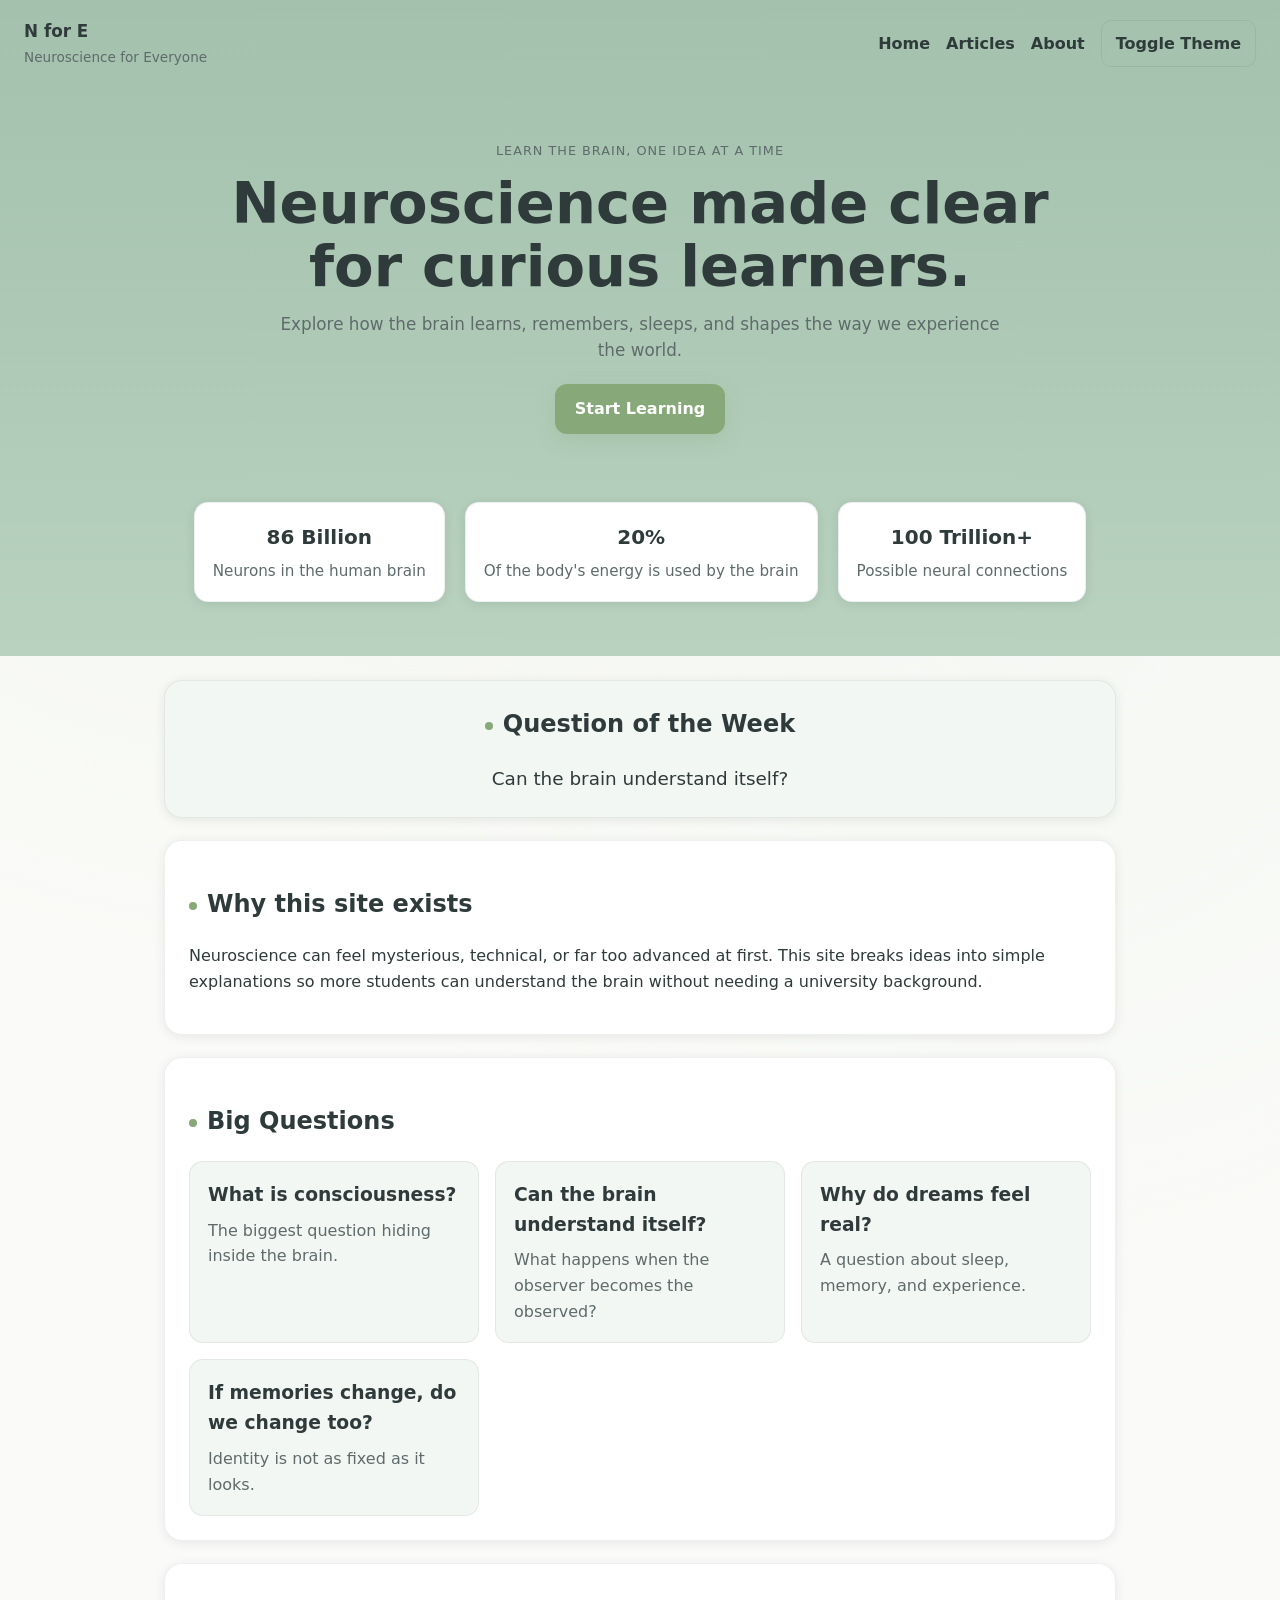
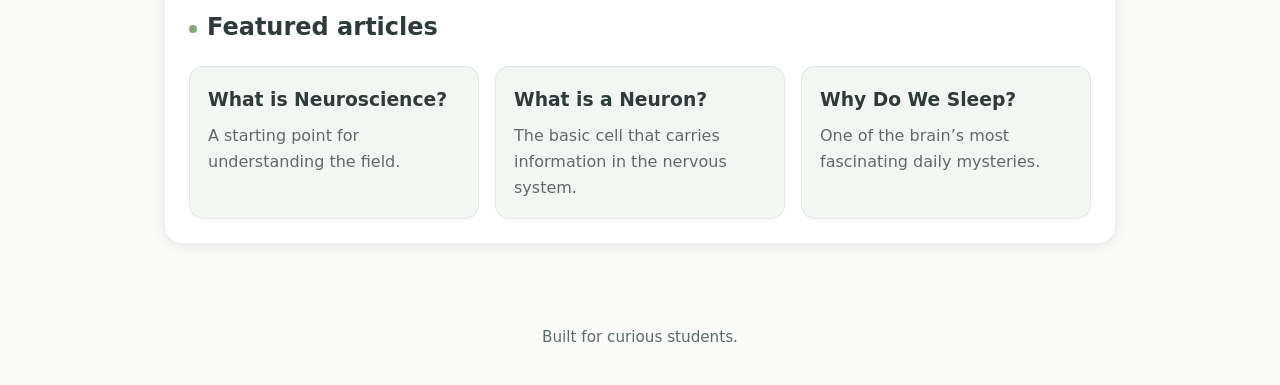
<file: index.html>
<!DOCTYPE html>
<html lang="en">
<head>
    <meta charset="UTF-8">
    <meta name="viewport" content="width=device-width, initial-scale=1.0">
    <title>N for E | Neuroscience for Everyone</title>
    <link rel="stylesheet" href="style.css">
    <script src="script.js" defer></script>
</head>
<body>

    <header class="hero">
        <nav class="nav">
            <div class="logo">
                <span class="logo-mark">N for E</span>
                <span class="logo-sub">Neuroscience for Everyone</span>
            </div>

            <div class="nav-links">
                <a href="index.html">Home</a>
                <a href="articles.html">Articles</a>
                <a href="about.html">About</a>
                 <script src="script.js"></script>
<button class="theme-button" onclick="toggleTheme()">
    Toggle Theme
</button>

<script src="script.js"></script>
        </nav>

        <div class="hero-content">
            <p class="eyebrow">Learn the brain, one idea at a time</p>
            <h1>Neuroscience made clear for curious learners.</h1>
            <p class="hero-text">
                Explore how the brain learns, remembers, sleeps, and shapes the way we experience the world.
            </p>
            <a class="button" href="articles.html">Start Learning</a>
        </div>

        <div class="stats container">
            <div class="stat">
                <h3>86 Billion</h3>
                <p>Neurons in the human brain</p>
            </div>

            <div class="stat">
                <h3>20%</h3>
                <p>Of the body's energy is used by the brain</p>
            </div>

            <div class="stat">
                <h3>100 Trillion+</h3>
                <p>Possible neural connections</p>
            </div>
        </div>
    </header>

    <main class="container">

        <section class="card question-banner">
            <h2>Question of the Week</h2>
            <p>Can the brain understand itself?</p>
        </section>

        <section class="card">
            <h2>Why this site exists</h2>
            <p>
                Neuroscience can feel mysterious, technical, or far too advanced at first.
                This site breaks ideas into simple explanations so more students can understand the brain without needing a university background.
            </p>
        </section>

        <section class="card">
            <h2>Big Questions</h2>
            <div class="grid">
                <div class="topic-card">
                    <h3>What is consciousness?</h3>
                    <p>The biggest question hiding inside the brain.</p>
                </div>

                <div class="topic-card">
                    <h3>Can the brain understand itself?</h3>
                    <p>What happens when the observer becomes the observed?</p>
                </div>

                <div class="topic-card">
                    <h3>Why do dreams feel real?</h3>
                    <p>A question about sleep, memory, and experience.</p>
                </div>

                <div class="topic-card">
                    <h3>If memories change, do we change too?</h3>
                    <p>Identity is not as fixed as it looks.</p>
                </div>
            </div>
        </section>

        <section class="card">
            <h2>Featured articles</h2>
            <div class="grid">
                <a class="topic-card" href="what-is-neuroscience.html">
                    <h3>What is Neuroscience?</h3>
                    <p>A starting point for understanding the field.</p>
                </a>

                <a class="topic-card" href="what-is-a-neuron.html">
                    <h3>What is a Neuron?</h3>
                    <p>The basic cell that carries information in the nervous system.</p>
                </a>

                <a class="topic-card" href="why-do-we-sleep.html">
                    <h3>Why Do We Sleep?</h3>
                    <p>One of the brain’s most fascinating daily mysteries.</p>
                </a>
            </div>
        </section>

    </main>

    <footer class="footer">
        <p>Built for curious students.</p>
    </footer>

</body>
</html>
</file>
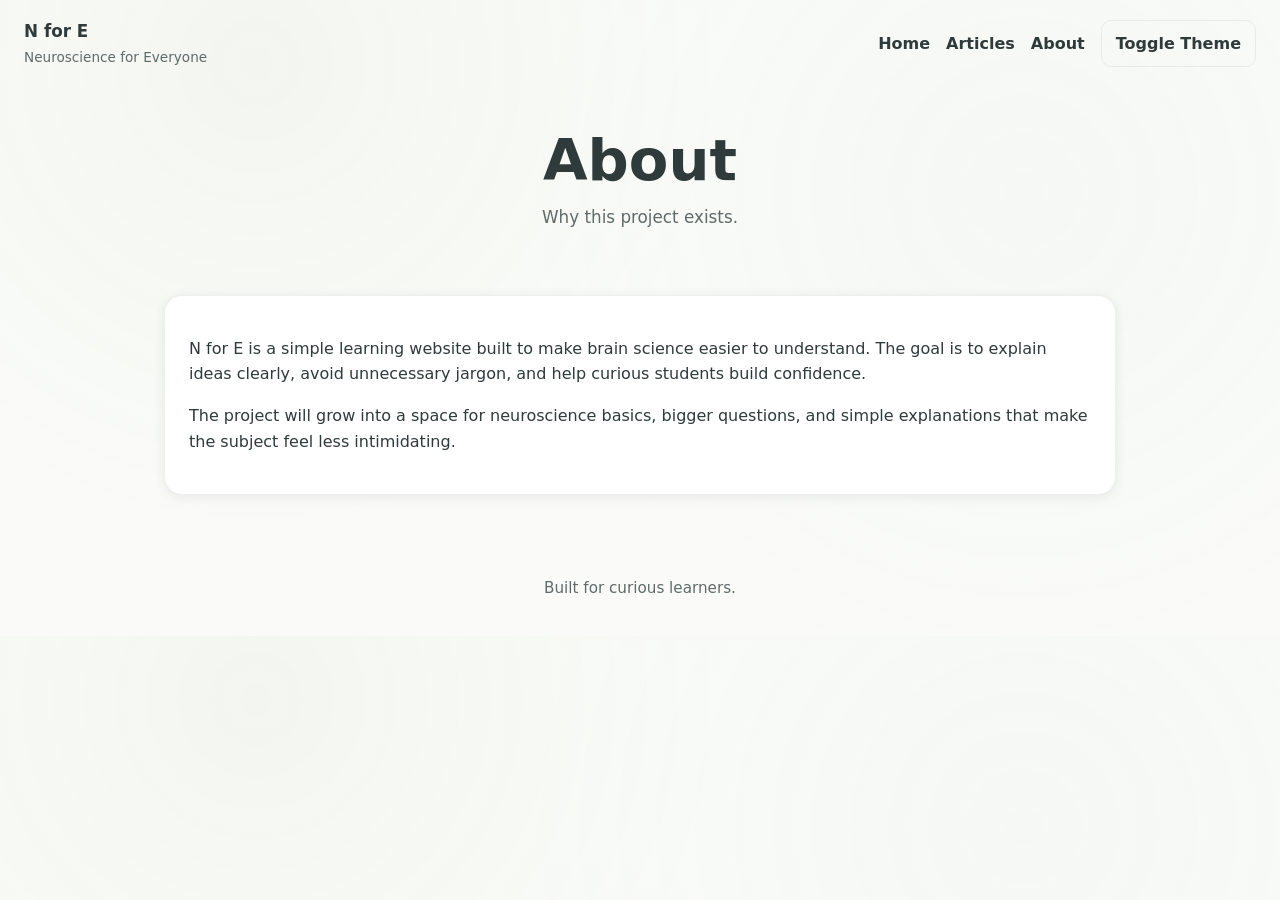
<file: about.html>
<!DOCTYPE html>
<html lang="en">
<head>
    <meta charset="UTF-8">
    <meta name="viewport" content="width=device-width, initial-scale=1.0">
    <title>About | N for E</title>
    <link rel="stylesheet" href="style.css">
    <script src="script.js" defer></script>
</head>
<body>

    <header class="page-header">
        <nav class="nav">
            <div class="logo">
                <span class="logo-mark">N for E</span>
                <span class="logo-sub">Neuroscience for Everyone</span>
            </div>

            <div class="nav-links">
                <a href="index.html">Home</a>
                <a href="articles.html">Articles</a>
                <a href="about.html">About</a>
<button class="theme-button" onclick="toggleTheme()">
    Toggle Theme
</button>

<script src="script.js"></script>
        </nav>

        <div class="page-title">
            <h1>About</h1>
            <p>Why this project exists.</p>
        </div>
    </header>

    <main class="container">
        <section class="card article">
            <p>
                N for E is a simple learning website built to make brain science easier to understand.
                The goal is to explain ideas clearly, avoid unnecessary jargon, and help curious students build confidence.
            </p>

            <p>
                The project will grow into a space for neuroscience basics, bigger questions, and simple explanations that make the subject feel less intimidating.
            </p>
        </section>
    </main>

    <footer class="footer">
        <p>Built for curious learners.</p>
    </footer>

</body>
</html>
</file>
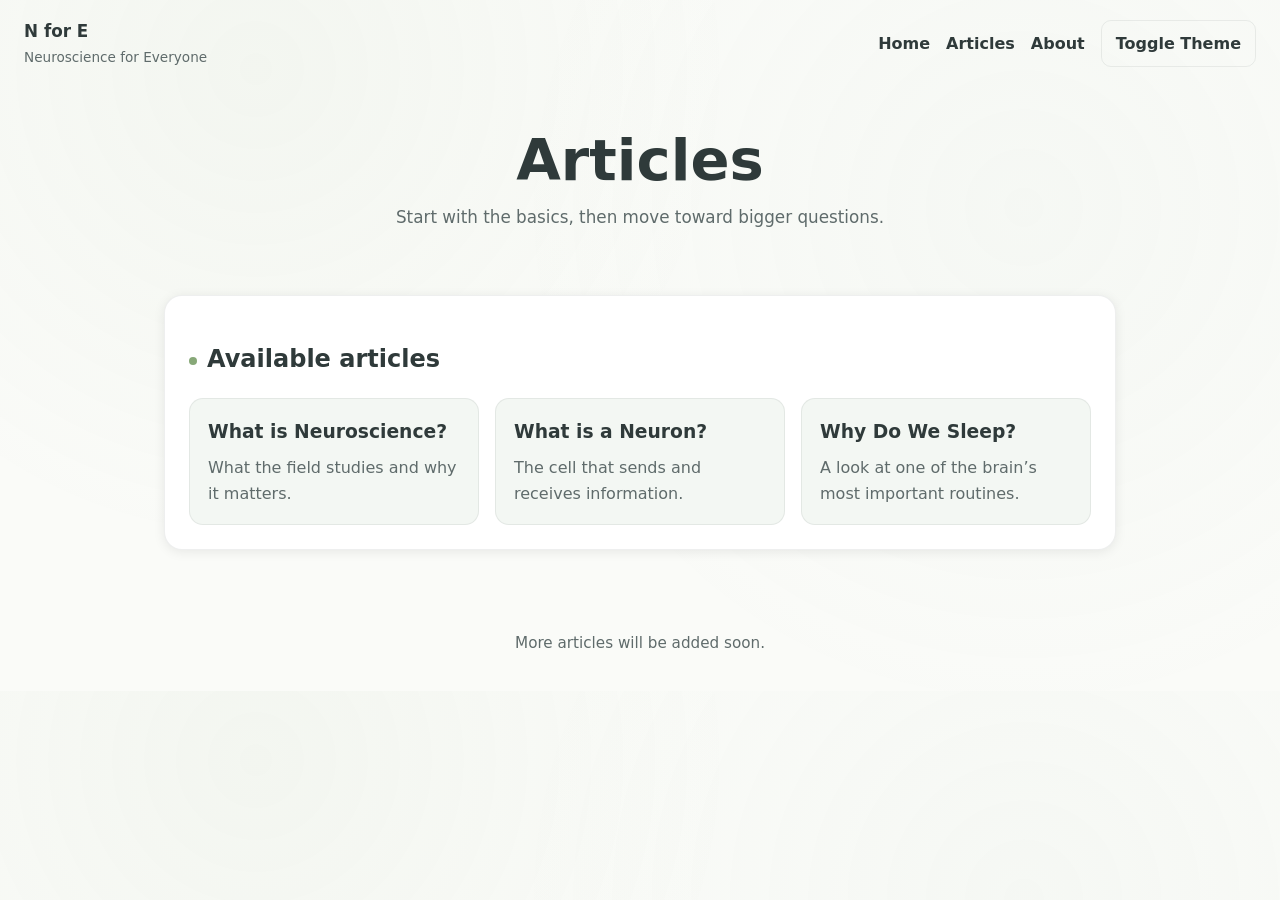
<file: articles.html>
<!DOCTYPE html>
<html lang="en">
<head>
    <meta charset="UTF-8">
    <meta name="viewport" content="width=device-width, initial-scale=1.0">
    <title>Articles | N for E</title>
    <link rel="stylesheet" href="style.css">
    <script src="script.js" defer></script>
</head>
<body>

    <header class="page-header">
        <nav class="nav">
            <div class="logo">
                <span class="logo-mark">N for E</span>
                <span class="logo-sub">Neuroscience for Everyone</span>
            </div>

            <div class="nav-links">
                <a href="index.html">Home</a>
                <a href="articles.html">Articles</a>
                <a href="about.html">About</a>
                 <script src="script.js"></script>
<button class="theme-button" onclick="toggleTheme()">
    Toggle Theme
</button>

<script src="script.js"></script>
        </nav>

        <div class="page-title">
            <h1>Articles</h1>
            <p>Start with the basics, then move toward bigger questions.</p>
        </div>
    </header>

    <main class="container">
        <section class="card">
            <h2>Available articles</h2>

            <div class="grid">
                <a class="topic-card" href="what-is-neuroscience.html">
                    <h3>What is Neuroscience?</h3>
                    <p>What the field studies and why it matters.</p>
                </a>

                <a class="topic-card" href="what-is-a-neuron.html">
                    <h3>What is a Neuron?</h3>
                    <p>The cell that sends and receives information.</p>
                </a>

                <a class="topic-card" href="why-do-we-sleep.html">
                    <h3>Why Do We Sleep?</h3>
                    <p>A look at one of the brain’s most important routines.</p>
                </a>
            </div>
        </section>
    </main>

    <footer class="footer">
        <p>More articles will be added soon.</p>
    </footer>

</body>
</html>
</file>
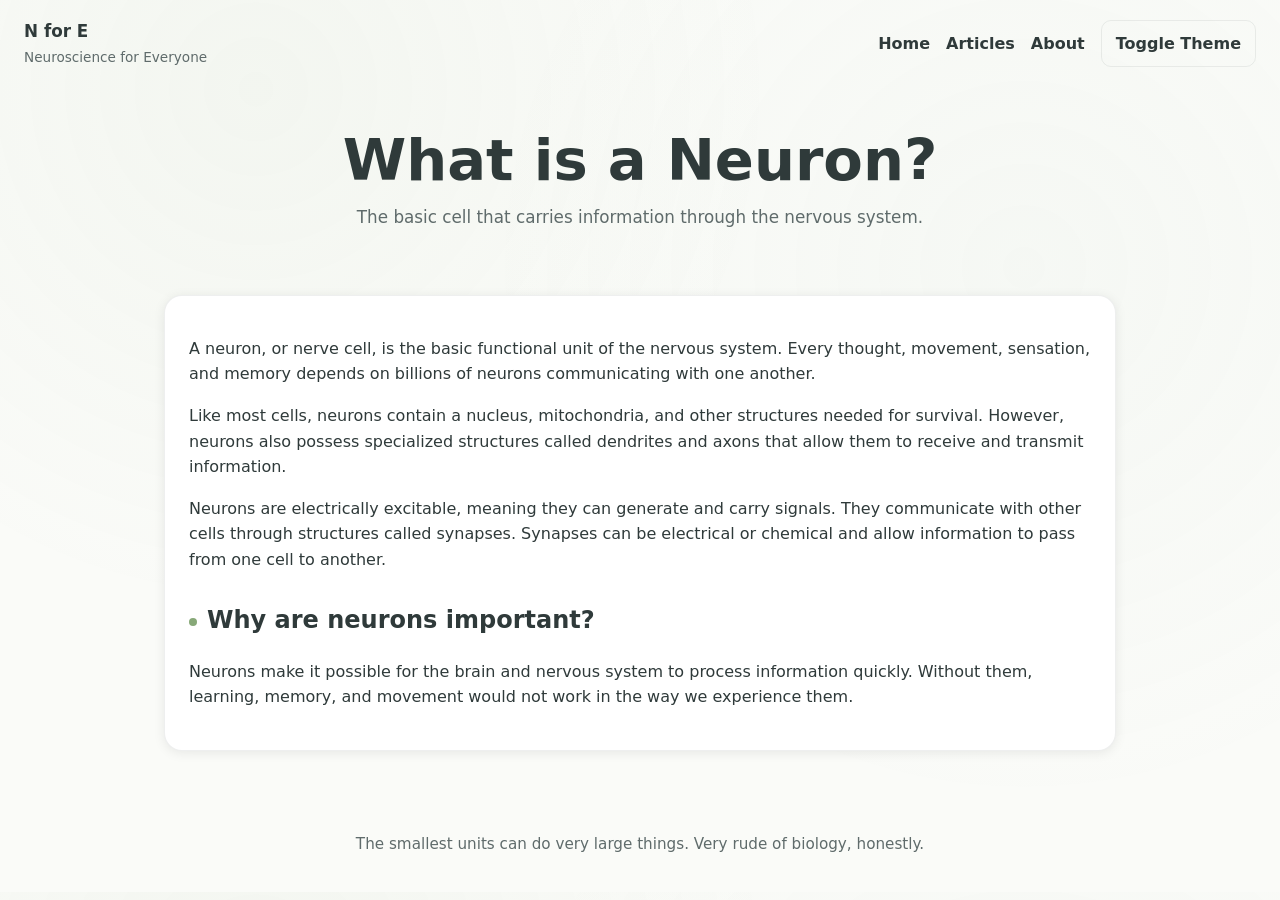
<file: what-is-a-neuron.html>
<!DOCTYPE html>
<html lang="en">
<head>
    <meta charset="UTF-8">
    <meta name="viewport" content="width=device-width, initial-scale=1.0">
    <title>What is a Neuron? | N for E</title>
    <link rel="stylesheet" href="style.css">
    <script src="script.js" defer></script>
</head>
<body>

    <header class="page-header">
        <nav class="nav">
            <div class="logo">
                <span class="logo-mark">N for E</span>
                <span class="logo-sub">Neuroscience for Everyone</span>
            </div>

            <div class="nav-links">
                <a href="index.html">Home</a>
                <a href="articles.html">Articles</a>
                <a href="about.html">About</a>
                 <script src="script.js"></script>
<button class="theme-button" onclick="toggleTheme()">
    Toggle Theme
</button>

<script src="script.js"></script>
        </nav>

        <div class="page-title">
            <h1>What is a Neuron?</h1>
            <p>The basic cell that carries information through the nervous system.</p>
        </div>
    </header>

    <main class="container">
        <article class="card article">
            <p>
                A neuron, or nerve cell, is the basic functional unit of the nervous system. Every thought, movement, sensation, and memory depends on billions of neurons communicating with one another.
            </p>

            <p>
                Like most cells, neurons contain a nucleus, mitochondria, and other structures needed for survival. However, neurons also possess specialized structures called dendrites and axons that allow them to receive and transmit information.
            </p>

            <p>
                Neurons are electrically excitable, meaning they can generate and carry signals. They communicate with other cells through structures called synapses. Synapses can be electrical or chemical and allow information to pass from one cell to another.
            </p>

            <h2>Why are neurons important?</h2>
            <p>
                Neurons make it possible for the brain and nervous system to process information quickly. Without them, learning, memory, and movement would not work in the way we experience them.
            </p>
        </article>
    </main>

    <footer class="footer">
        <p>The smallest units can do very large things. Very rude of biology, honestly.</p>
    </footer>

</body>
</html>
</file>
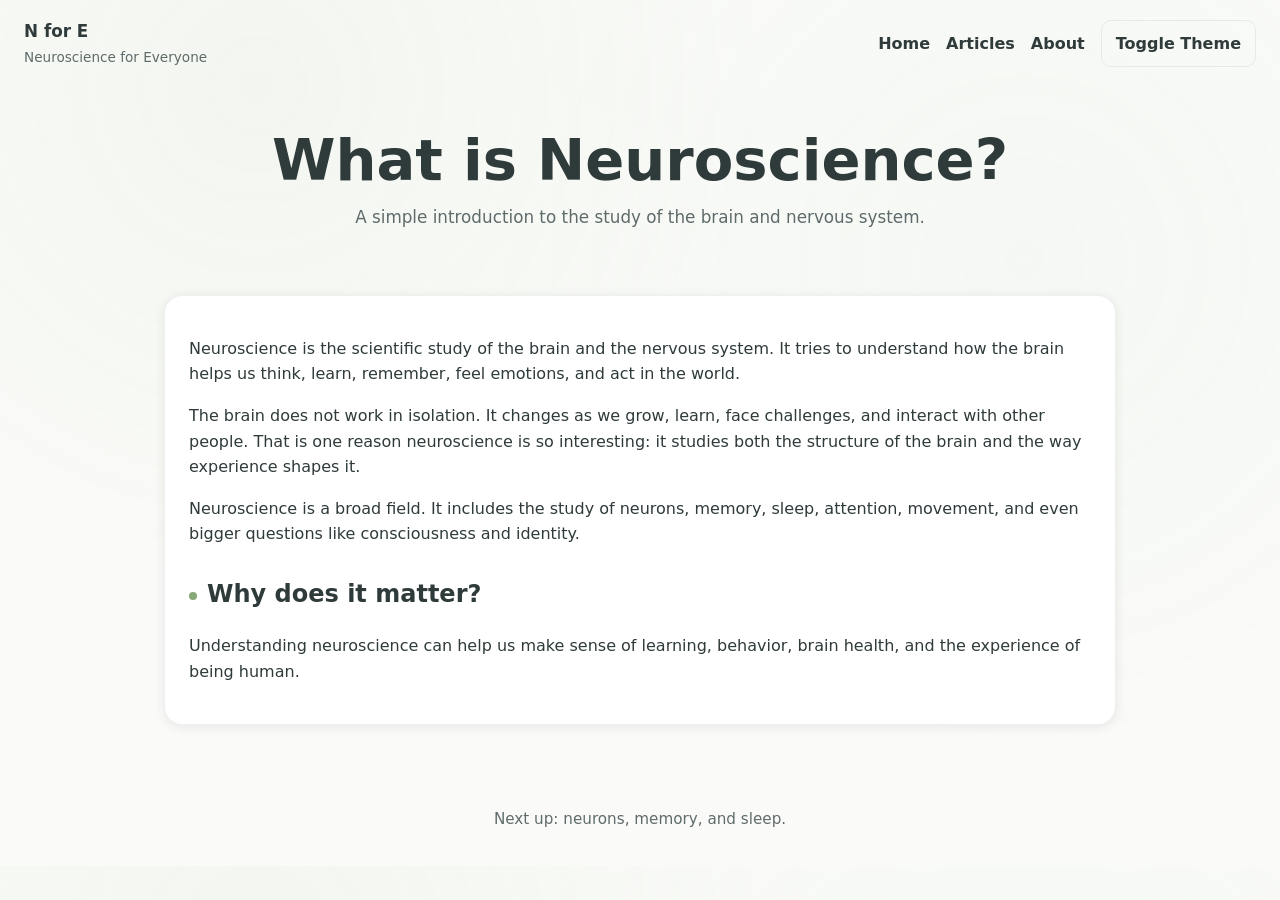
<file: what-is-neuroscience.html>
<!DOCTYPE html>
<html lang="en">
<head>
    <meta charset="UTF-8">
    <meta name="viewport" content="width=device-width, initial-scale=1.0">
    <title>What is Neuroscience? | N for E</title>
    <link rel="stylesheet" href="style.css">
    <script src="script.js" defer></script>
</head>
<body>

    <header class="page-header">
        <nav class="nav">
            <div class="logo">
                <span class="logo-mark">N for E</span>
                <span class="logo-sub">Neuroscience for Everyone</span>
            </div>

            <div class="nav-links">
                <a href="index.html">Home</a>
                <a href="articles.html">Articles</a>
                <a href="about.html">About</a>
                 <script src="script.js"></script>
<button class="theme-button" onclick="toggleTheme()">
    Toggle Theme
</button>

<script src="script.js"></script>
        </nav>

        <div class="page-title">
            <h1>What is Neuroscience?</h1>
            <p>A simple introduction to the study of the brain and nervous system.</p>
        </div>
    </header>

    <main class="container">
        <article class="card article">
            <p>
                Neuroscience is the scientific study of the brain and the nervous system. It tries to understand how the brain helps us think, learn, remember, feel emotions, and act in the world.
            </p>

            <p>
                The brain does not work in isolation. It changes as we grow, learn, face challenges, and interact with other people. That is one reason neuroscience is so interesting: it studies both the structure of the brain and the way experience shapes it.
            </p>

            <p>
                Neuroscience is a broad field. It includes the study of neurons, memory, sleep, attention, movement, and even bigger questions like consciousness and identity.
            </p>

            <h2>Why does it matter?</h2>
            <p>
                Understanding neuroscience can help us make sense of learning, behavior, brain health, and the experience of being human.
            </p>
        </article>
    </main>

    <footer class="footer">
        <p>Next up: neurons, memory, and sleep.</p>
    </footer>

</body>
</html>
</file>
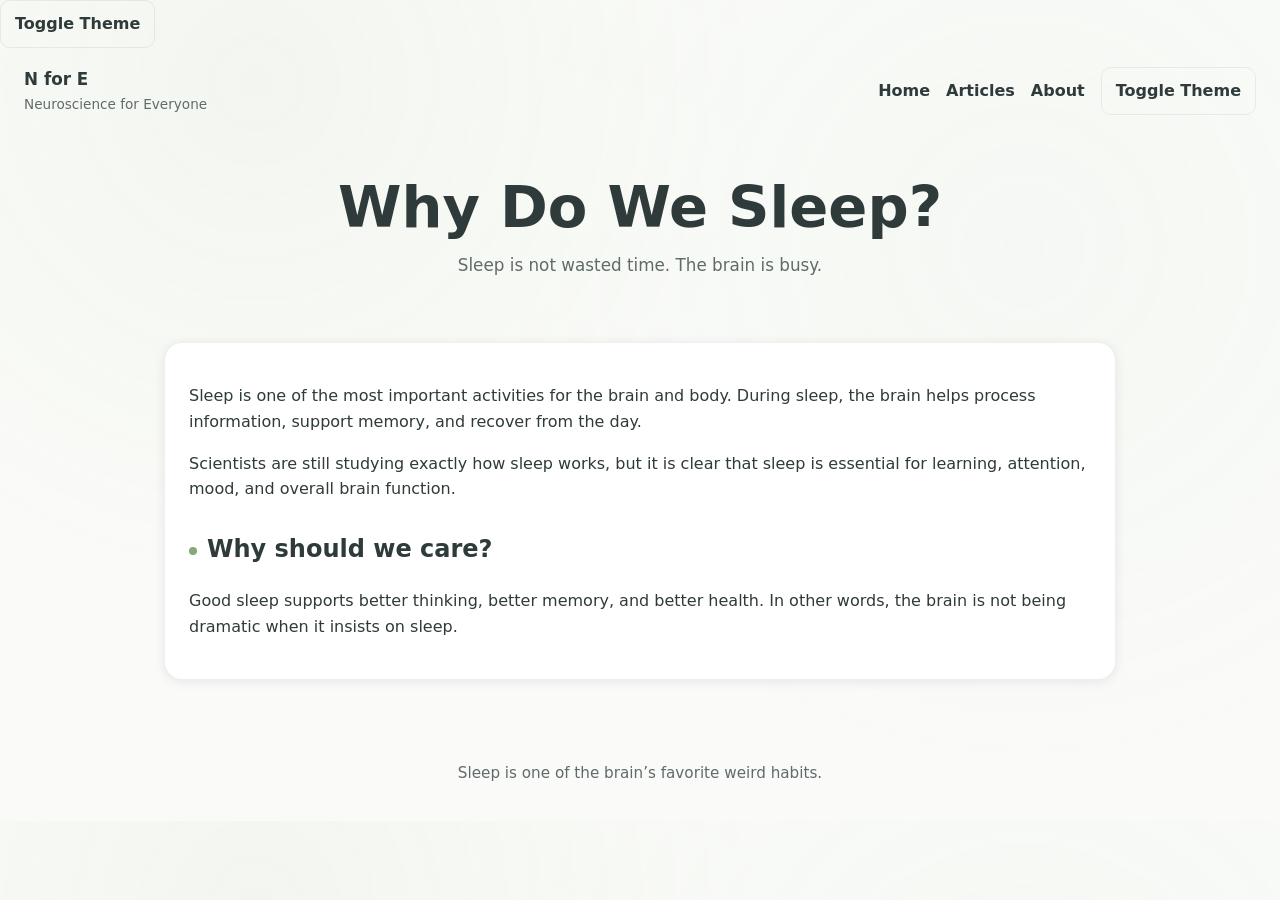
<file: why-do-we-sleep.html>
<!DOCTYPE html>
<html lang="en">
<head>
    <meta charset="UTF-8">
    <meta name="viewport" content="width=device-width, initial-scale=1.0">
    <title>Why Do We Sleep? | N for E</title>
    <link rel="stylesheet" href="style.css">
    <script src="script.js" defer></script>
</head>
<script src="script.js"></script>
<button class="theme-button" onclick="toggleTheme()">
    Toggle Theme
</button>

<script src="script.js"></script>
<body>

    <header class="page-header">
        <nav class="nav">
            <div class="logo">
                <span class="logo-mark">N for E</span>
                <span class="logo-sub">Neuroscience for Everyone</span>
            </div>

            <div class="nav-links">
                <a href="index.html">Home</a>
                <a href="articles.html">Articles</a>
                <a href="about.html">About</a>
                 <script src="script.js"></script>
<button class="theme-button" onclick="toggleTheme()">
    Toggle Theme
</button>

<script src="script.js"></script>
        </nav>

        <div class="page-title">
            <h1>Why Do We Sleep?</h1>
            <p>Sleep is not wasted time. The brain is busy.</p>
        </div>
    </header>

    <main class="container">
        <article class="card article">
            <p>
                Sleep is one of the most important activities for the brain and body. During sleep, the brain helps process information, support memory, and recover from the day.
            </p>

            <p>
                Scientists are still studying exactly how sleep works, but it is clear that sleep is essential for learning, attention, mood, and overall brain function.
            </p>

            <h2>Why should we care?</h2>
            <p>
                Good sleep supports better thinking, better memory, and better health. In other words, the brain is not being dramatic when it insists on sleep.
            </p>
        </article>
    </main>

    <footer class="footer">
        <p>Sleep is one of the brain’s favorite weird habits.</p>
    </footer>

</body>
</html>
</file>
<file: style.css>
:root {
    --bg: #FAFBF8;
    --card: #FFFFFF;
    --header: #A3C1AD;
    --accent: #87A878;
    --text: #2F3A3A;
    --muted: #5F6B6B;
    --shadow: 0 2px 12px rgba(0, 0, 0, 0.08);
    --border: rgba(47, 58, 58, 0.08);
    --soft: #F3F7F3;
}

[data-theme="dark"] {
    --bg: #121B17;
    --card: #1A2521;
    --header: #1F2E28;
    --accent: #87A878;
    --text: #EAF3EE;
    --muted: #A9B8B1;
    --shadow: 0 6px 20px rgba(0, 0, 0, 0.35);
    --border: rgba(255, 255, 255, 0.08);
    --soft: #1C2A25;
}

* {
    box-sizing: border-box;
}

html {
    scroll-behavior: smooth;
}

/* 🌙 smooth theme transition system */
body {
    margin: 0;
    font-family: system-ui, -apple-system, Segoe UI, Roboto, Arial, sans-serif;
    background:
        radial-gradient(circle at 20% 10%, rgba(135,168,120,0.06), transparent 40%),
        radial-gradient(circle at 80% 30%, rgba(163,193,173,0.05), transparent 45%),
        var(--bg);
    color: var(--text);
    line-height: 1.6;
    transition: background 0.35s ease, color 0.35s ease;
}

a {
    color: inherit;
    text-decoration: none;
}

/* Focus accessibility */
:focus-visible {
    outline: 2px solid var(--accent);
    outline-offset: 3px;
    border-radius: 6px;
}

/* NAV */
.nav {
    display: flex;
    justify-content: space-between;
    align-items: center;
    gap: 16px;
    padding: 18px 24px;
    flex-wrap: wrap;
}

.logo {
    display: flex;
    flex-direction: column;
    gap: 2px;
}

.logo-mark {
    font-weight: 800;
    font-size: 1.05rem;
}

.logo-sub {
    font-size: 0.85rem;
    color: var(--muted);
}

.nav-links {
    display: flex;
    gap: 16px;
    flex-wrap: wrap;
    align-items: center;
}

.nav-links a {
    color: var(--text);
    font-weight: 600;
}

.nav-links a:hover {
    text-decoration: underline;
}

/* HERO */
.hero {
    background: linear-gradient(180deg, var(--header), #b8d2bf);
    padding-bottom: 42px;
}

.hero-content,
.page-title {
    max-width: 900px;
    margin: 0 auto;
    padding: 42px 24px 20px;
    text-align: center;
}

.eyebrow {
    text-transform: uppercase;
    letter-spacing: 1px;
    font-size: 0.8rem;
    color: var(--muted);
    margin-bottom: 10px;
}

.hero h1,
.page-title h1 {
    margin: 0 0 12px;
    font-size: clamp(2rem, 5vw, 3.6rem);
    line-height: 1.1;
}

.hero-text,
.page-title p {
    max-width: 720px;
    margin: 0 auto 20px;
    color: var(--muted);
    font-size: 1.05rem;
}

/* BUTTON */
.button {
    display: inline-block;
    background: var(--accent);
    color: white;
    padding: 12px 20px;
    border-radius: 12px;
    font-weight: 700;
    box-shadow: 0 6px 18px rgba(135, 168, 120, 0.25);
    transition: transform 0.18s ease, box-shadow 0.18s ease;
}

.button:hover {
    transform: translateY(-2px);
    box-shadow: 0 10px 26px rgba(135, 168, 120, 0.35);
}

/* THEME BUTTON */
.theme-button {
    background: transparent;
    color: var(--text);
    border: 1px solid var(--border);
    padding: 10px 14px;
    border-radius: 10px;
    cursor: pointer;
    font: inherit;
    font-weight: 600;
}

.theme-button:hover {
    background: var(--soft);
}

/* LAYOUT */
.container {
    max-width: 1000px;
    margin: 0 auto;
    padding: 24px;
}

/* CARDS */
.card {
    background: var(--card);
    border-radius: 18px;
    padding: 24px;
    box-shadow: var(--shadow);
    border: 1px solid var(--border);
    margin-bottom: 22px;
    transition: transform 0.25s ease, box-shadow 0.25s ease, background 0.35s ease;
}

.card:hover {
    transform: translateY(-3px);
    box-shadow: 0 10px 30px rgba(0,0,0,0.12);
}

/* GRID */
.grid {
    display: grid;
    grid-template-columns: repeat(auto-fit, minmax(220px, 1fr));
    gap: 16px;
}

/* TOPIC CARDS */
.topic-card {
    display: block;
    padding: 18px;
    border-radius: 14px;
    background: var(--soft);
    border: 1px solid var(--border);
    transition: transform 0.15s ease, box-shadow 0.15s ease, background 0.35s ease;
}

.topic-card:hover {
    transform: translateY(-2px);
    box-shadow: var(--shadow);
}

.topic-card h3 {
    margin-top: 0;
    margin-bottom: 8px;
}

.topic-card p {
    margin: 0;
    color: var(--muted);
}

/* STAT CARDS */
.stats {
    display: flex;
    gap: 20px;
    justify-content: center;
    flex-wrap: wrap;
    margin-top: 24px;
    padding-bottom: 12px;
}

.stat {
    background: var(--card);
    padding: 18px;
    border-radius: 14px;
    min-width: 180px;
    box-shadow: var(--shadow);
    border: 1px solid var(--border);
    text-align: center;
}

.stat h3 {
    margin: 0 0 6px;
    font-size: 1.25rem;
}

.stat p {
    margin: 0;
    color: var(--muted);
    font-size: 0.95rem;
}

/* SECTION IDENTITY MARKER */
h2 {
    position: relative;
}

h2::before {
    content: "";
    display: inline-block;
    width: 8px;
    height: 8px;
    background: var(--accent);
    border-radius: 50%;
    margin-right: 10px;
    transform: translateY(-2px);
}

/* QUESTION BANNER */
.question-banner {
    text-align: center;
    background: var(--soft);
}

.question-banner h2 {
    margin-top: 0;
}

.question-banner p {
    font-size: 1.15rem;
    margin-bottom: 0;
}

/* ARTICLE */
.article h2 {
    margin-top: 28px;
}

/* FOOTER */
.footer {
    text-align: center;
    padding: 20px;
    color: var(--muted);
    font-size: 0.95rem;
}

/* MOBILE */
@media (max-width: 640px) {
    .nav {
        flex-direction: column;
        align-items: flex-start;
    }

    .nav-links {
        width: 100%;
    }

    .hero-content,
    .page-title {
        padding-top: 28px;
    }
}
</file>
